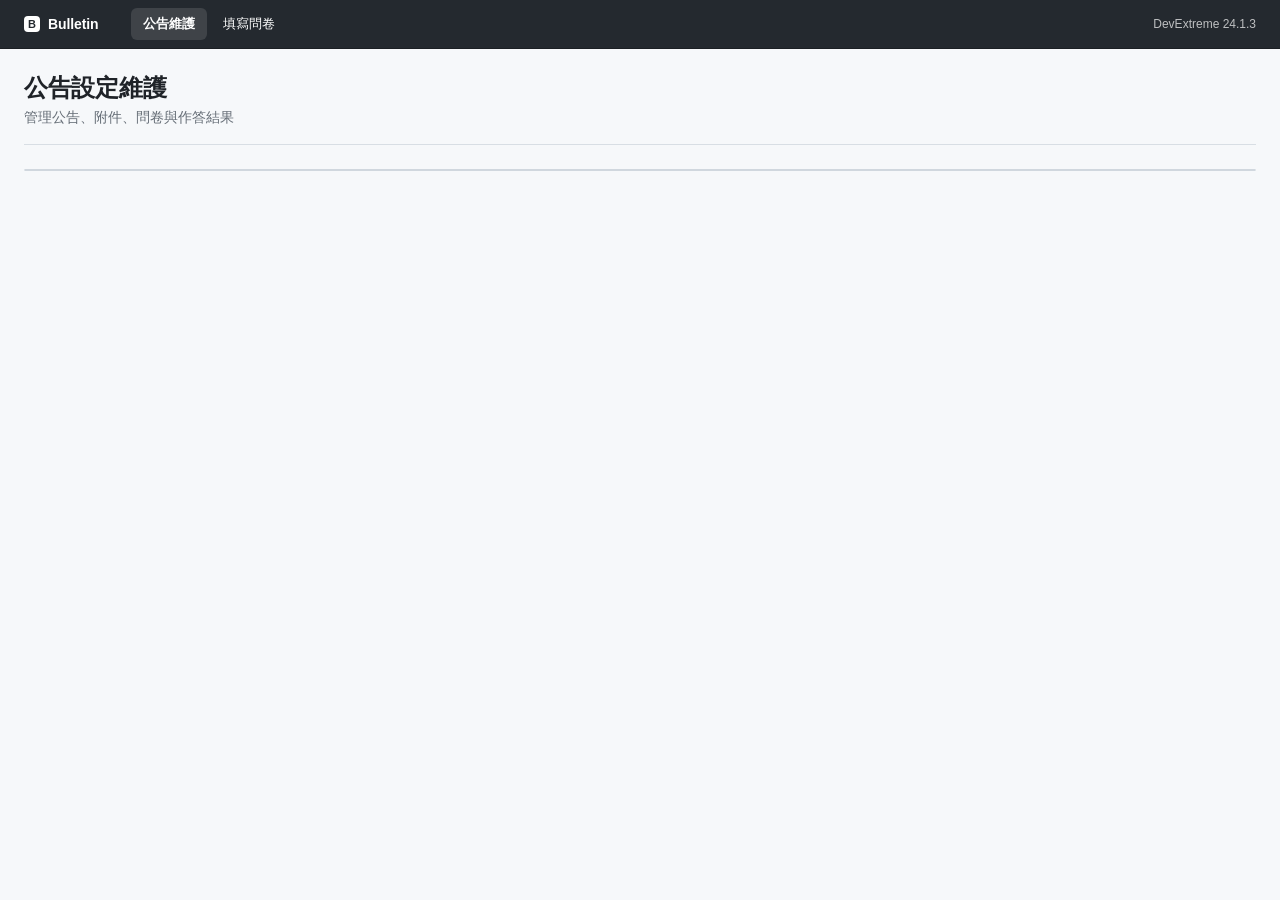
<file: index.html>
<!DOCTYPE html>
<html lang="zh-Hant">
<head>
    <meta charset="UTF-8">
    <meta name="viewport" content="width=device-width, initial-scale=1.0">
    <title>公告設定維護</title>

    <link rel="preconnect" href="https://fonts.googleapis.com">
    <link rel="preconnect" href="https://fonts.gstatic.com" crossorigin>
    <link href="https://fonts.googleapis.com/css2?family=Inter:wght@400;500;600;700&family=JetBrains+Mono&display=swap" rel="stylesheet">
    <link rel="stylesheet" href="https://cdn3.devexpress.com/jslib/24.1.3/css/dx.light.css">
    <link rel="stylesheet" href="styles.css">
</head>
<body>
    <nav class="app-nav">
        <div class="app-nav-inner">
            <div class="app-brand"><span class="dot"></span>Bulletin</div>
            <div class="app-nav-links">
                <a class="app-nav-link active" href="index.html">公告維護</a>
                <a class="app-nav-link" href="survey.html">填寫問卷</a>
            </div>
            <div class="app-nav-meta">DevExtreme 24.1.3</div>
        </div>
    </nav>

    <div class="page-wrapper">
        <header class="page-header">
            <h1>公告設定維護</h1>
            <p class="page-subtitle">管理公告、附件、問卷與作答結果</p>
        </header>

        <main>
            <div id="announcementGrid"></div>
        </main>
    </div>

    <div id="announcementPopup"></div>
    <div id="surveyResultPopup"></div>

    <script src="https://code.jquery.com/jquery-3.7.1.min.js"></script>
    <script src="https://cdn3.devexpress.com/jslib/24.1.3/js/dx.all.js"></script>
    <script src="https://cdn3.devexpress.com/jslib/24.1.3/js/localization/dx.messages.zh.js"></script>
    <script src="data.js"></script>
    <script src="app.js"></script>
</body>
</html>
</file>
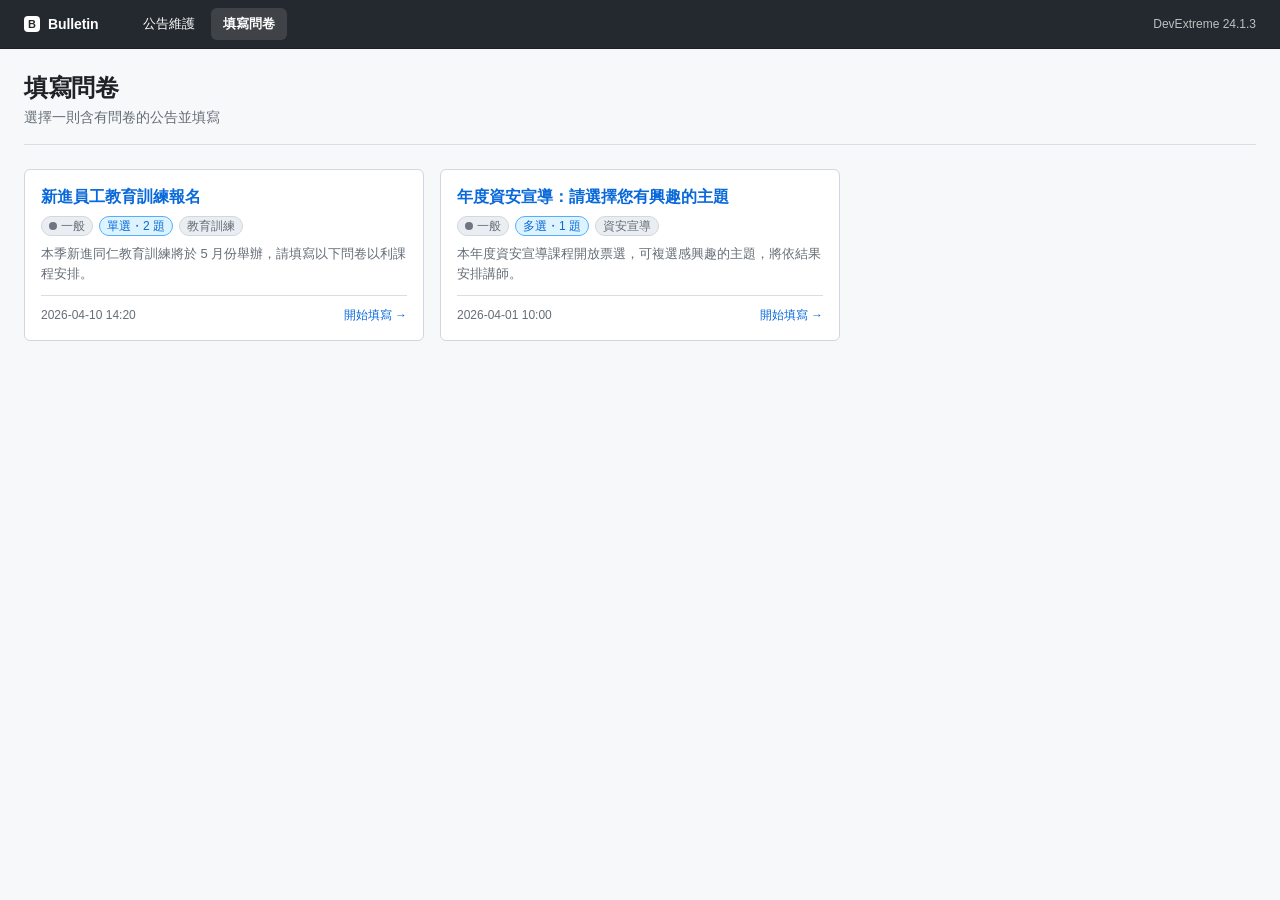
<file: survey.html>
<!DOCTYPE html>
<html lang="zh-Hant">
<head>
    <meta charset="UTF-8">
    <meta name="viewport" content="width=device-width, initial-scale=1.0">
    <title>填寫問卷</title>

    <link rel="preconnect" href="https://fonts.googleapis.com">
    <link rel="preconnect" href="https://fonts.gstatic.com" crossorigin>
    <link href="https://fonts.googleapis.com/css2?family=Inter:wght@400;500;600;700&family=JetBrains+Mono&display=swap" rel="stylesheet">
    <link rel="stylesheet" href="https://cdn3.devexpress.com/jslib/24.1.3/css/dx.light.css">
    <link rel="stylesheet" href="styles.css">
</head>
<body>
    <nav class="app-nav">
        <div class="app-nav-inner">
            <div class="app-brand"><span class="dot"></span>Bulletin</div>
            <div class="app-nav-links">
                <a class="app-nav-link" href="index.html">公告維護</a>
                <a class="app-nav-link active" href="survey.html">填寫問卷</a>
            </div>
            <div class="app-nav-meta">DevExtreme 24.1.3</div>
        </div>
    </nav>

    <div class="page-wrapper">
        <header class="page-header">
            <h1 id="pageTitle">填寫問卷</h1>
            <p class="page-subtitle" id="pageSubtitle">選擇一則含有問卷的公告並填寫</p>
        </header>

        <main id="surveyMain">
            <!-- survey.js 會 render 列表或填寫表單 -->
        </main>
    </div>

    <script src="https://code.jquery.com/jquery-3.7.1.min.js"></script>
    <script src="https://cdn3.devexpress.com/jslib/24.1.3/js/dx.all.js"></script>
    <script src="https://cdn3.devexpress.com/jslib/24.1.3/js/localization/dx.messages.zh.js"></script>
    <script src="data.js"></script>
    <script src="survey.js"></script>
</body>
</html>
</file>
<file: styles.css>
/* ============================================================
 * styles.css — GitHub Primer Design System (light)
 * ============================================================ */

* { box-sizing: border-box; }

:root {
    /* ---- Primer color tokens (light) ---- */
    --color-canvas-default: #ffffff;
    --color-canvas-subtle: #f6f8fa;
    --color-canvas-inset: #eef1f4;
    --color-canvas-overlay: #ffffff;

    --color-fg-default: #1f2328;
    --color-fg-muted: #656d76;
    --color-fg-subtle: #6e7781;
    --color-fg-on-emphasis: #ffffff;

    --color-border-default: #d0d7de;
    --color-border-muted: #d8dee4;

    --color-accent-fg: #0969da;
    --color-accent-emphasis: #0969da;
    --color-accent-emphasis-hover: #0860ca;
    --color-accent-subtle: #ddf4ff;
    --color-accent-muted: #54aeff;

    --color-success-fg: #1a7f37;
    --color-success-emphasis: #1f883d;
    --color-success-emphasis-hover: #1a7f37;
    --color-success-subtle: #dafbe1;

    --color-attention-fg: #9a6700;
    --color-attention-subtle: #fff8c5;

    --color-danger-fg: #d1242f;
    --color-danger-emphasis: #cf222e;
    --color-danger-emphasis-hover: #a40e26;
    --color-danger-subtle: #ffebe9;

    --color-neutral-emphasis: #6e7781;
    --color-neutral-muted: #eaeef2;
    --color-neutral-subtle: #f6f8fa;

    /* nav */
    --color-header-bg: #24292f;
    --color-header-fg: #ffffff;
    --color-header-fg-muted: #ffffffb3;

    /* radius / spacing */
    --radius-sm: 6px;
    --radius-md: 6px;
    --radius-lg: 8px;
    --radius-pill: 2em;

    --shadow-overlay: 0 1px 3px rgba(31, 35, 40, 0.08), 0 8px 24px rgba(31, 35, 40, 0.12);
    --shadow-resting: 0 1px 0 rgba(31, 35, 40, 0.04);
}

html, body {
    margin: 0;
    padding: 0;
    background: var(--color-canvas-subtle);
    color: var(--color-fg-default);
    font-family: -apple-system, BlinkMacSystemFont, "Segoe UI", "Noto Sans",
        "Helvetica Neue", "PingFang TC", "Microsoft JhengHei", sans-serif;
    font-size: 14px;
    line-height: 1.5;
    -webkit-font-smoothing: antialiased;
    -moz-osx-font-smoothing: grayscale;
}

a { color: var(--color-accent-fg); text-decoration: none; }
a:hover { text-decoration: underline; }

/* ============================================================
 * Header / nav (GitHub style)
 * ============================================================ */
.app-nav {
    background: var(--color-header-bg);
    color: var(--color-header-fg);
    border-bottom: 1px solid #1b1f24;
    position: sticky;
    top: 0;
    z-index: 30;
}

.app-nav-inner {
    max-width: 1280px;
    margin: 0 auto;
    padding: 0 24px;
    display: flex;
    align-items: center;
    height: 48px;
    gap: 16px;
}

.app-brand {
    font-weight: 600;
    font-size: 14px;
    color: var(--color-header-fg);
    display: flex;
    align-items: center;
    gap: 8px;
    letter-spacing: -0.1px;
}

.app-brand .dot {
    width: 16px;
    height: 16px;
    border-radius: 4px;
    background: var(--color-header-fg);
    color: var(--color-header-bg);
    display: inline-flex;
    align-items: center;
    justify-content: center;
    font-size: 11px;
    font-weight: 700;
}
.app-brand .dot::after { content: 'B'; }

.app-nav-links {
    display: flex;
    gap: 4px;
    flex: 1;
    margin-left: 16px;
}

.app-nav-link {
    color: var(--color-header-fg);
    text-decoration: none;
    padding: 6px 12px;
    border-radius: var(--radius-sm);
    font-size: 13px;
    font-weight: 500;
    line-height: 20px;
    transition: background 0.12s;
}

.app-nav-link:hover {
    background: rgba(255, 255, 255, 0.08);
    text-decoration: none;
}

.app-nav-link.active {
    background: rgba(255, 255, 255, 0.12);
    font-weight: 600;
}

.app-nav-meta {
    color: var(--color-header-fg-muted);
    font-size: 12px;
}

/* ============================================================
 * Page layout
 * ============================================================ */
.page-wrapper {
    max-width: 1280px;
    margin: 0 auto;
    padding: 24px;
}

.page-header {
    margin: 0 0 24px;
    padding-bottom: 16px;
    border-bottom: 1px solid var(--color-border-muted);
}

.page-header h1 {
    margin: 0;
    font-size: 24px;
    font-weight: 600;
    line-height: 1.25;
    letter-spacing: -0.3px;
    color: var(--color-fg-default);
}

.page-subtitle {
    margin: 4px 0 0;
    color: var(--color-fg-muted);
    font-size: 14px;
}

/* ============================================================
 * Box / card (Primer Box)
 * ============================================================ */
.card,
#announcementGrid {
    background: var(--color-canvas-default);
    border: 1px solid var(--color-border-default);
    border-radius: var(--radius-md);
    overflow: hidden;
}

/* ============================================================
 * Popup (override DevExtreme)
 * ============================================================ */
.dx-overlay-content.dx-popup-normal {
    border-radius: var(--radius-lg);
    box-shadow: var(--shadow-overlay);
    border: 1px solid var(--color-border-default);
}

.dx-popup-title.dx-toolbar {
    background: var(--color-canvas-default);
    border-bottom: 1px solid var(--color-border-muted);
    padding: 12px 16px;
}

.dx-popup-title .dx-toolbar-label {
    font-size: 16px;
    font-weight: 600;
    color: var(--color-fg-default);
}

.dx-popup-bottom.dx-toolbar {
    background: var(--color-canvas-subtle);
    border-top: 1px solid var(--color-border-muted);
    padding: 12px 16px;
}

.popup-form {
    padding: 16px 20px 20px;
    height: 100%;
    overflow-y: auto;
    box-sizing: border-box;
    background: var(--color-canvas-default);
}

#announcementPopup .dx-tabpanel,
#announcementPopup .dx-tabpanel .dx-multiview-wrapper,
#surveyResultPopup .dx-tabpanel,
#surveyResultPopup .dx-tabpanel .dx-multiview-wrapper {
    height: 100%;
}

/* ============================================================
 * Form fields
 * ============================================================ */
.field-row { margin-bottom: 16px; }

.field-label {
    display: block;
    font-size: 13px;
    font-weight: 600;
    color: var(--color-fg-default);
    margin-bottom: 6px;
    line-height: 1.4;
}

.field-label .required-mark {
    color: var(--color-danger-fg);
    margin-left: 2px;
}

.field-hint {
    font-size: 12px;
    color: var(--color-fg-muted);
    margin-top: 6px;
    line-height: 1.5;
}

/* DevExtreme inputs — Primer flat look */
.dx-texteditor.dx-editor-outlined {
    border: 1px solid var(--color-border-default);
    border-radius: var(--radius-sm);
    background: var(--color-canvas-default);
    transition: border-color 0.12s, box-shadow 0.12s;
}
.dx-texteditor.dx-editor-outlined.dx-state-hover {
    border-color: #b1b9c1;
}
.dx-texteditor.dx-editor-outlined.dx-state-focused {
    border-color: var(--color-accent-emphasis);
    box-shadow: 0 0 0 3px rgba(9, 105, 218, 0.3);
}
.dx-texteditor-input {
    color: var(--color-fg-default);
    font-family: inherit;
    font-size: 14px;
}

/* ============================================================
 * Buttons (Primer)
 * ============================================================ */
.dx-button {
    border-radius: var(--radius-sm);
    transition: background 0.1s, border-color 0.1s, box-shadow 0.1s;
    font-weight: 500;
}

/* default styled button (secondary): white with grey border */
.dx-button-mode-contained.dx-button-normal {
    background: var(--color-canvas-default);
    border: 1px solid var(--color-border-default);
    color: var(--color-fg-default);
    box-shadow: var(--shadow-resting);
}
.dx-button-mode-contained.dx-button-normal.dx-state-hover {
    background: var(--color-canvas-subtle);
    border-color: var(--color-border-default);
}
.dx-button-mode-contained.dx-button-normal.dx-state-active {
    background: var(--color-canvas-inset);
}

/* primary button: GitHub green */
.dx-button-mode-contained.dx-button-default {
    background: var(--color-success-emphasis);
    border: 1px solid rgba(31, 35, 40, 0.15);
    color: #fff;
    box-shadow: var(--shadow-resting);
}
.dx-button-mode-contained.dx-button-default.dx-state-hover {
    background: var(--color-success-emphasis-hover);
    border-color: rgba(31, 35, 40, 0.15);
}
.dx-button-mode-contained.dx-button-default.dx-state-active {
    background: #187534;
}
.dx-button-mode-contained.dx-button-default .dx-icon,
.dx-button-mode-contained.dx-button-default .dx-button-text {
    color: #fff;
}

/* danger */
.dx-button-mode-contained.dx-button-danger {
    background: var(--color-danger-emphasis);
    border: 1px solid rgba(31, 35, 40, 0.15);
    color: #fff;
}
.dx-button-mode-contained.dx-button-danger.dx-state-hover {
    background: var(--color-danger-emphasis-hover);
}

/* outlined → treated as Primer secondary (white bg, grey border) for visual consistency */
.dx-button-mode-outlined.dx-button-normal,
.dx-button-mode-outlined.dx-button-default {
    background: var(--color-canvas-default);
    border: 1px solid var(--color-border-default);
    color: var(--color-fg-default);
    box-shadow: var(--shadow-resting);
}
.dx-button-mode-outlined.dx-button-normal.dx-state-hover,
.dx-button-mode-outlined.dx-button-default.dx-state-hover {
    background: var(--color-canvas-subtle);
    border-color: var(--color-border-default);
}

/* text-only buttons (used in attachment/survey rows) */
.dx-button-mode-text {
    color: var(--color-accent-fg);
    background: transparent;
}
.dx-button-mode-text.dx-state-hover {
    background: var(--color-neutral-muted);
}
.dx-button-mode-text.dx-button-danger {
    color: var(--color-danger-fg);
}
.dx-button-mode-text.dx-button-danger.dx-state-hover {
    background: var(--color-danger-subtle);
    color: var(--color-danger-fg);
}

/* ============================================================
 * DataGrid (Primer table feel)
 * ============================================================ */
.dx-datagrid {
    color: var(--color-fg-default);
    font-size: 14px;
}

.dx-datagrid-headers {
    background: var(--color-canvas-subtle);
    color: var(--color-fg-default);
    border-bottom: 1px solid var(--color-border-default);
    font-weight: 600;
}

.dx-datagrid-rowsview .dx-row {
    border-bottom: 1px solid var(--color-border-muted);
}

.dx-datagrid-rowsview .dx-row.dx-row-alt {
    background: transparent; /* GitHub doesn't zebra */
}

.dx-datagrid-rowsview .dx-data-row.dx-state-hover > td {
    background-color: var(--color-canvas-subtle) !important;
}

.dx-datagrid .dx-row > td {
    padding: 10px 14px;
}

.dx-datagrid-pager {
    border-top: 1px solid var(--color-border-muted);
    background: var(--color-canvas-subtle);
}

.dx-datagrid .dx-link {
    color: var(--color-accent-fg);
}

.dx-datagrid-search-panel {
    border: 1px solid var(--color-border-default);
    border-radius: var(--radius-sm);
}

/* ============================================================
 * Tabs (GitHub underline style)
 * ============================================================ */
.dx-tabpanel .dx-tabs,
.dx-tabs {
    background: var(--color-canvas-default);
    border-bottom: 1px solid var(--color-border-default);
}

.dx-tabs-wrapper {
    background: transparent;
}

.dx-tab {
    background: transparent !important;
    color: var(--color-fg-muted);
    padding: 10px 16px;
    border: none;
    font-size: 14px;
    transition: color 0.12s;
    position: relative;
}

.dx-tab:not(.dx-tab-selected):hover {
    color: var(--color-fg-default);
    background: transparent;
}

.dx-tab.dx-tab-selected {
    color: var(--color-fg-default);
    font-weight: 600;
}

.dx-tab.dx-tab-selected::after {
    content: '';
    position: absolute;
    left: 8px;
    right: 8px;
    bottom: -1px;
    height: 2px;
    background: #fd8c73;
    border-radius: 2px 2px 0 0;
}

.dx-tab .dx-tab-text {
    color: inherit;
    font-weight: inherit;
}

.dx-tab .dx-icon {
    color: inherit;
}

.dx-tabpanel .dx-multiview-wrapper {
    border: none;
}

/* ============================================================
 * Attachments
 * ============================================================ */
.attachment-section {
    border: 1px solid var(--color-border-default);
    border-radius: var(--radius-md);
    padding: 12px;
    background: var(--color-canvas-subtle);
}

.attachment-list:not(:empty) { margin-bottom: 6px; }

.attachment-item {
    display: flex;
    align-items: center;
    justify-content: space-between;
    padding: 8px 12px;
    background: var(--color-canvas-default);
    border: 1px solid var(--color-border-default);
    border-radius: var(--radius-sm);
    margin-bottom: 6px;
    transition: border-color 0.12s;
}

.attachment-item:hover {
    border-color: var(--color-fg-muted);
}

.attachment-item.is-new {
    background: var(--color-success-subtle);
    border-color: #aceebb;
}

.attachment-item.is-removed {
    text-decoration: line-through;
    opacity: 0.6;
    background: var(--color-danger-subtle);
    border-color: #ffcecb;
}

.attachment-info {
    display: flex;
    align-items: center;
    gap: 10px;
    flex: 1;
    min-width: 0;
}

.attachment-info .dx-icon {
    color: var(--color-fg-muted);
    font-size: 16px;
}

.attachment-name {
    font-size: 13px;
    color: var(--color-accent-fg);
    overflow: hidden;
    text-overflow: ellipsis;
    white-space: nowrap;
    font-weight: 500;
}

.attachment-meta {
    font-size: 12px;
    color: var(--color-fg-muted);
    flex-shrink: 0;
    font-variant-numeric: tabular-nums;
}

.attachment-badge {
    font-size: 11px;
    padding: 0 7px;
    border-radius: var(--radius-pill);
    background: var(--color-success-subtle);
    color: var(--color-success-fg);
    flex-shrink: 0;
    font-weight: 500;
    line-height: 18px;
    border: 1px solid #aceebb;
}

.attachment-actions { display: flex; gap: 2px; flex-shrink: 0; }

/* ============================================================
 * Survey editor
 * ============================================================ */
.survey-question-list { margin-top: 8px; }

.survey-question-card {
    border: 1px solid var(--color-border-default);
    border-radius: var(--radius-md);
    padding: 12px 16px;
    margin-bottom: 12px;
    background: var(--color-canvas-default);
}

.survey-question-card:hover {
    border-color: var(--color-fg-muted);
}

.survey-question-header {
    display: flex;
    align-items: center;
    gap: 12px;
    margin-bottom: 10px;
}

.survey-question-index {
    font-weight: 600;
    color: var(--color-fg-muted);
    flex-shrink: 0;
    min-width: 32px;
    font-size: 13px;
    font-variant-numeric: tabular-nums;
}

.survey-question-body { flex: 1; }

.survey-question-actions {
    display: flex;
    align-items: center;
    gap: 4px;
}

.survey-options {
    margin-top: 10px;
    padding-left: 32px;
}

.survey-option-row {
    display: flex;
    align-items: center;
    gap: 8px;
    margin-bottom: 6px;
}

.survey-option-marker {
    color: var(--color-fg-subtle);
    flex-shrink: 0;
    font-size: 13px;
    min-width: 20px;
    text-align: center;
    font-family: ui-monospace, "SFMono-Regular", "Consolas", monospace;
}

.survey-empty {
    padding: 32px 16px;
    text-align: center;
    color: var(--color-fg-muted);
    border: 1px dashed var(--color-border-default);
    border-radius: var(--radius-md);
    background: var(--color-canvas-subtle);
    font-size: 13px;
}

.survey-toolbar {
    display: flex;
    justify-content: space-between;
    align-items: center;
    margin-bottom: 12px;
    padding-bottom: 8px;
    border-bottom: 1px solid var(--color-border-muted);
}

.survey-toolbar-title {
    font-weight: 600;
    color: var(--color-fg-default);
    font-size: 14px;
}

.survey-toolbar-count {
    color: var(--color-fg-muted);
    margin-left: 8px;
    font-size: 12px;
    font-weight: normal;
}

/* ============================================================
 * Survey result
 * ============================================================ */
.result-summary {
    display: flex;
    align-items: center;
    gap: 24px;
    padding: 12px 16px;
    background: var(--color-canvas-subtle);
    border: 1px solid var(--color-border-default);
    border-radius: var(--radius-md);
    margin-bottom: 16px;
}

.result-summary-label {
    color: var(--color-fg-muted);
    font-size: 12px;
    margin-bottom: 2px;
}

.result-summary-value {
    font-size: 24px;
    color: var(--color-fg-default);
    font-weight: 600;
    line-height: 1.2;
    font-variant-numeric: tabular-nums;
}

.result-summary-type {
    color: var(--color-fg-muted);
    font-size: 12px;
    padding: 2px 8px;
    background: var(--color-canvas-default);
    border-radius: var(--radius-pill);
    border: 1px solid var(--color-border-default);
}

.result-empty {
    padding: 48px 16px;
    text-align: center;
    color: var(--color-fg-muted);
    font-size: 14px;
}

.result-question {
    border: 1px solid var(--color-border-default);
    border-radius: var(--radius-md);
    padding: 14px 16px;
    margin-bottom: 12px;
    background: var(--color-canvas-default);
}

.result-question-title {
    font-weight: 600;
    margin-bottom: 12px;
    color: var(--color-fg-default);
    font-size: 14px;
    line-height: 1.4;
}

.result-question-required {
    color: var(--color-danger-fg);
    font-size: 11px;
    margin-left: 8px;
    padding: 1px 6px;
    background: var(--color-danger-subtle);
    border-radius: var(--radius-pill);
    font-weight: 500;
    border: 1px solid #ffcecb;
}

.result-bar-row {
    display: grid;
    grid-template-columns: minmax(140px, 220px) 1fr 100px;
    align-items: center;
    gap: 12px;
    margin-bottom: 6px;
    font-size: 13px;
}

.result-bar-label {
    color: var(--color-fg-default);
    overflow: hidden;
    text-overflow: ellipsis;
    white-space: nowrap;
}

.result-bar-track {
    height: 8px;
    background: var(--color-neutral-muted);
    border-radius: 4px;
    overflow: hidden;
}

.result-bar-fill {
    height: 100%;
    background: var(--color-accent-emphasis);
    border-radius: 4px;
    transition: width 0.3s ease-out;
}

.result-bar-value {
    text-align: right;
    color: var(--color-fg-default);
    font-variant-numeric: tabular-nums;
    font-weight: 500;
}

/* ============================================================
 * Labels / pills (Primer Label)
 * ============================================================ */
.importance-pill {
    display: inline-flex;
    align-items: center;
    gap: 4px;
    padding: 0 7px;
    border-radius: var(--radius-pill);
    font-size: 12px;
    font-weight: 500;
    line-height: 18px;
    border: 1px solid transparent;
}

.importance-pill::before {
    content: '';
    width: 8px;
    height: 8px;
    border-radius: 50%;
    flex-shrink: 0;
}

.importance-normal {
    background: var(--color-neutral-muted);
    color: var(--color-fg-muted);
    border-color: var(--color-border-default);
}
.importance-normal::before { background: var(--color-fg-subtle); }

.importance-high {
    background: var(--color-danger-subtle);
    color: var(--color-danger-fg);
    border-color: #ffcecb;
}
.importance-high::before { background: var(--color-danger-emphasis); }

.survey-tag {
    display: inline-block;
    padding: 0 7px;
    border-radius: var(--radius-pill);
    font-size: 12px;
    background: var(--color-accent-subtle);
    color: var(--color-accent-fg);
    font-weight: 500;
    line-height: 18px;
    border: 1px solid var(--color-accent-muted);
}

.survey-tag.none {
    background: var(--color-neutral-muted);
    color: var(--color-fg-muted);
    border-color: var(--color-border-default);
}

/* ============================================================
 * Fill survey page
 * ============================================================ */
.survey-list {
    display: grid;
    grid-template-columns: repeat(auto-fill, minmax(320px, 1fr));
    gap: 16px;
}

.survey-card {
    background: var(--color-canvas-default);
    border-radius: var(--radius-md);
    padding: 16px;
    border: 1px solid var(--color-border-default);
    cursor: pointer;
    transition: border-color 0.12s, background 0.12s;
    display: flex;
    flex-direction: column;
    min-height: 160px;
    position: relative;
}

.survey-card:hover {
    border-color: var(--color-fg-muted);
    background: var(--color-canvas-subtle);
}

.survey-card-header {
    display: flex;
    align-items: flex-start;
    gap: 10px;
    margin-bottom: 8px;
}

.survey-card-title {
    font-size: 16px;
    font-weight: 600;
    color: var(--color-accent-fg);
    flex: 1;
    line-height: 1.4;
}

.survey-card:hover .survey-card-title {
    text-decoration: underline;
}

.survey-card-meta {
    display: flex;
    flex-wrap: wrap;
    gap: 6px;
    margin-bottom: 8px;
}

.survey-card-content {
    color: var(--color-fg-muted);
    font-size: 13px;
    line-height: 1.5;
    flex: 1;
    overflow: hidden;
    display: -webkit-box;
    -webkit-line-clamp: 3;
    -webkit-box-orient: vertical;
}

.survey-card-footer {
    margin-top: 12px;
    padding-top: 10px;
    border-top: 1px solid var(--color-border-muted);
    display: flex;
    align-items: center;
    justify-content: space-between;
    font-size: 12px;
    color: var(--color-fg-muted);
}

.survey-card-footer .arrow {
    color: var(--color-accent-fg);
    font-weight: 500;
}

.survey-card.submitted::after {
    content: '✓ 已填寫';
    position: absolute;
    top: 12px;
    right: 12px;
    font-size: 11px;
    color: var(--color-success-fg);
    background: var(--color-success-subtle);
    padding: 1px 7px;
    border-radius: var(--radius-pill);
    font-weight: 500;
    line-height: 18px;
    border: 1px solid #aceebb;
}

/* fill form */
.fill-form {
    background: var(--color-canvas-default);
    border-radius: var(--radius-md);
    border: 1px solid var(--color-border-default);
    padding: 24px 28px;
}

.fill-back {
    display: inline-flex;
    align-items: center;
    gap: 6px;
    color: var(--color-accent-fg);
    cursor: pointer;
    font-size: 13px;
    margin-bottom: 16px;
    font-weight: 500;
}
.fill-back:hover { text-decoration: underline; }

.fill-announcement-header {
    padding-bottom: 16px;
    border-bottom: 1px solid var(--color-border-muted);
    margin-bottom: 20px;
}

.fill-announcement-title {
    font-size: 22px;
    font-weight: 600;
    color: var(--color-fg-default);
    margin: 0 0 8px;
    line-height: 1.25;
    letter-spacing: -0.2px;
}

.fill-announcement-meta {
    display: flex;
    flex-wrap: wrap;
    gap: 8px;
    margin-bottom: 14px;
    align-items: center;
    color: var(--color-fg-muted);
    font-size: 12px;
}

.fill-announcement-content {
    color: var(--color-fg-default);
    font-size: 14px;
    line-height: 1.6;
    white-space: pre-wrap;
    background: var(--color-canvas-subtle);
    padding: 12px 16px;
    border-radius: var(--radius-md);
    border: 1px solid var(--color-border-muted);
}

.fill-attachments { margin-top: 12px; }

.fill-attachment-chip {
    display: inline-flex;
    align-items: center;
    gap: 6px;
    padding: 3px 10px;
    border-radius: var(--radius-pill);
    background: var(--color-canvas-default);
    color: var(--color-accent-fg);
    font-size: 12px;
    margin-right: 6px;
    margin-bottom: 6px;
    cursor: pointer;
    border: 1px solid var(--color-border-default);
    transition: background 0.12s, border-color 0.12s;
    line-height: 18px;
}
.fill-attachment-chip:hover {
    background: var(--color-accent-subtle);
    border-color: var(--color-accent-muted);
}

.fill-question { margin-bottom: 20px; }

.fill-question-title {
    font-size: 14px;
    font-weight: 600;
    margin-bottom: 10px;
    color: var(--color-fg-default);
    line-height: 1.4;
}

.fill-question-index {
    color: var(--color-fg-muted);
    margin-right: 6px;
    font-weight: 600;
}

.fill-required-mark {
    color: var(--color-danger-fg);
    margin-left: 4px;
}

.fill-actions {
    margin-top: 20px;
    padding-top: 16px;
    border-top: 1px solid var(--color-border-muted);
    display: flex;
    justify-content: flex-end;
    gap: 8px;
}

/* respondent input emphasis box */
.fill-respondent-box {
    background: var(--color-canvas-subtle);
    padding: 14px 16px;
    border-radius: var(--radius-md);
    border: 1px solid var(--color-border-default);
    border-left: 3px solid var(--color-accent-emphasis);
    margin-bottom: 20px;
}

/* ============================================================
 * Empty / thank you states
 * ============================================================ */
.empty-state {
    text-align: center;
    padding: 64px 20px;
    color: var(--color-fg-muted);
    background: var(--color-canvas-default);
    border: 1px solid var(--color-border-default);
    border-radius: var(--radius-md);
}

.empty-state .icon {
    font-size: 40px;
    color: var(--color-fg-subtle);
    margin-bottom: 12px;
}

.empty-state h3 {
    color: var(--color-fg-default);
    font-weight: 600;
    margin: 0 0 6px;
    font-size: 16px;
}

.thank-you {
    text-align: center;
    padding: 48px 20px;
    background: var(--color-canvas-default);
    border-radius: var(--radius-md);
    border: 1px solid var(--color-border-default);
}

.thank-you-icon {
    width: 64px;
    height: 64px;
    border-radius: 50%;
    background: var(--color-success-subtle);
    color: var(--color-success-fg);
    display: inline-flex;
    align-items: center;
    justify-content: center;
    font-size: 32px;
    margin-bottom: 16px;
    border: 1px solid #aceebb;
}

.thank-you h2 {
    margin: 0 0 8px;
    color: var(--color-fg-default);
    font-size: 20px;
    font-weight: 600;
}

.thank-you p {
    color: var(--color-fg-muted);
    margin: 0 0 20px;
    font-size: 14px;
}

/* ============================================================
 * DevExtreme controls
 * ============================================================ */

/* radio (form only, not inside grid cells) */
.popup-form .dx-radiobutton.dx-radiobutton-checked .dx-radiobutton-icon-dot,
.fill-form .dx-radiobutton.dx-radiobutton-checked .dx-radiobutton-icon-dot {
    background: var(--color-accent-emphasis);
}
.popup-form .dx-radiobutton.dx-radiobutton-checked .dx-radiobutton-icon::before,
.fill-form .dx-radiobutton.dx-radiobutton-checked .dx-radiobutton-icon::before {
    border-color: var(--color-accent-emphasis);
}

/* checkbox (form only, DO NOT affect DataGrid booleans) */
.popup-form .dx-checkbox-checked .dx-checkbox-icon,
.fill-form .dx-checkbox-checked .dx-checkbox-icon {
    color: var(--color-accent-emphasis);
}

/* switch */
.dx-switch-on-value .dx-switch-container {
    background: var(--color-accent-emphasis);
    border-color: var(--color-accent-emphasis);
}

/* file uploader drop zone */
.dx-fileuploader-wrapper { padding: 0; }
.dx-fileuploader-input-wrapper {
    border: 1px dashed var(--color-border-default);
    border-radius: var(--radius-md);
    background: var(--color-canvas-default);
    padding: 16px;
    transition: border-color 0.12s, background 0.12s;
}
.dx-fileuploader-input-wrapper:hover {
    border-color: var(--color-accent-emphasis);
    background: var(--color-accent-subtle);
}

/* ============================================================
 * Sizing — Primer uses 32px height for all interactive controls
 * ============================================================ */
.dx-button {
    min-height: 32px;
    font-weight: 500;
    font-size: 14px;
}
.dx-button .dx-button-content {
    padding: 5px 12px;
}
.dx-button-has-icon:not(.dx-button-has-text) .dx-button-content {
    padding: 0;
    min-width: 32px;
}
.dx-button-has-icon.dx-button-has-text .dx-icon {
    margin-right: 6px;
}

.dx-texteditor .dx-texteditor-input {
    min-height: 30px;
    padding: 5px 10px;
    font-size: 14px;
    line-height: 20px;
}
.dx-textarea .dx-texteditor-input {
    min-height: auto;
    padding: 8px 10px;
}

/* ============================================================
 * DataGrid — toolbar, pager, action icons
 * ============================================================ */
.dx-datagrid-header-panel {
    background: transparent;
    border-bottom: 1px solid var(--color-border-default);
    padding: 10px 12px;
}
.dx-datagrid-header-panel .dx-toolbar {
    background: transparent;
}

.dx-datagrid .dx-header-row > td {
    padding-top: 8px;
    padding-bottom: 8px;
    font-size: 12px;
    color: var(--color-fg-muted);
    font-weight: 600;
    text-transform: uppercase;
    letter-spacing: 0.3px;
}

.dx-datagrid .dx-row.dx-data-row > td {
    font-size: 14px;
    color: var(--color-fg-default);
}

/* Row action buttons (edit / chart / trash column) */
.dx-datagrid-rowsview .dx-link {
    width: 28px;
    height: 28px;
    display: inline-flex;
    align-items: center;
    justify-content: center;
    border-radius: var(--radius-sm);
    color: var(--color-fg-muted);
    transition: background 0.1s, color 0.1s;
    text-decoration: none !important;
    font-size: 14px;
}
.dx-datagrid-rowsview .dx-link:hover {
    background: var(--color-neutral-muted);
    color: var(--color-fg-default);
}
.dx-datagrid-rowsview .dx-link.dx-link-delete,
.dx-datagrid-rowsview .dx-link-icon.dx-icon-trash:hover {
    color: var(--color-danger-fg);
}

/* Pager */
.dx-datagrid-pager {
    padding: 8px 12px;
}
.dx-pager .dx-pages .dx-page,
.dx-pager .dx-page-sizes .dx-page-size {
    padding: 4px 10px;
    border-radius: var(--radius-sm);
    font-size: 13px;
    color: var(--color-fg-default);
    background: transparent;
    transition: background 0.1s, color 0.1s;
}
.dx-pager .dx-pages .dx-page:hover,
.dx-pager .dx-page-sizes .dx-page-size:hover {
    background: var(--color-neutral-muted);
}
.dx-pager .dx-pages .dx-selection,
.dx-pager .dx-page-sizes .dx-selection {
    background: var(--color-accent-emphasis) !important;
    color: #fff !important;
}
.dx-pager .dx-navigate-button {
    color: var(--color-fg-muted);
}
.dx-pager .dx-info {
    color: var(--color-fg-muted);
    font-size: 12px;
}

/* Search panel */
.dx-datagrid-search-panel {
    margin-left: 0;
    width: 280px;
}

/* Filter row */
.dx-datagrid .dx-row-filter > td {
    background: var(--color-canvas-subtle);
}

/* ============================================================
 * Boolean status pill (used by 啟用 column)
 * ============================================================ */
.status-pill {
    display: inline-flex;
    align-items: center;
    gap: 5px;
    padding: 0 8px;
    border-radius: var(--radius-pill);
    font-size: 12px;
    font-weight: 500;
    line-height: 20px;
    border: 1px solid transparent;
}
.status-pill .status-dot {
    width: 8px;
    height: 8px;
    border-radius: 50%;
    flex-shrink: 0;
}
.status-on {
    background: var(--color-success-subtle);
    color: var(--color-success-fg);
    border-color: #aceebb;
}
.status-on .status-dot { background: var(--color-success-emphasis); }
.status-off {
    background: var(--color-neutral-muted);
    color: var(--color-fg-muted);
    border-color: var(--color-border-default);
}
.status-off .status-dot { background: var(--color-fg-subtle); }

/* ============================================================
 * Popup toolbar buttons & title polish
 * ============================================================ */
.dx-popup-bottom .dx-toolbar-items-container {
    height: auto;
}
.dx-popup-bottom .dx-button {
    margin-left: 6px;
}
.dx-popup-title .dx-closebutton {
    background: transparent;
    border: none;
    border-radius: var(--radius-sm);
}
.dx-popup-title .dx-closebutton:hover {
    background: var(--color-neutral-muted);
}

/* ============================================================
 * Toast / Notification (dxToast)
 * ============================================================ */
.dx-toast-content {
    border-radius: var(--radius-md);
    border: 1px solid var(--color-border-default);
    box-shadow: var(--shadow-overlay);
    padding: 10px 14px;
}
.dx-toast-success .dx-toast-content {
    background: var(--color-success-subtle);
    color: var(--color-success-fg);
    border-color: #aceebb;
}
.dx-toast-error .dx-toast-content {
    background: var(--color-danger-subtle);
    color: var(--color-danger-fg);
    border-color: #ffcecb;
}
.dx-toast-warning .dx-toast-content {
    background: var(--color-attention-subtle);
    color: var(--color-attention-fg);
    border-color: #f5c95c;
}

/* ============================================================
 * Dropdown / TagBox list
 * ============================================================ */
.dx-list-item {
    color: var(--color-fg-default);
    border-top: 1px solid var(--color-border-muted);
}
.dx-list-item:first-child { border-top: none; }
.dx-list-item.dx-state-hover,
.dx-list-item.dx-state-focused {
    background: var(--color-canvas-subtle);
}
.dx-list-item.dx-list-item-selected {
    background: var(--color-accent-subtle);
}

/* ============================================================
 * Dialog (DevExpress.ui.dialog)
 * ============================================================ */
.dx-dialog .dx-dialog-message {
    color: var(--color-fg-default);
    font-size: 14px;
    line-height: 1.5;
}
.dx-dialog .dx-popup-bottom .dx-button {
    min-width: 80px;
}
</file>
